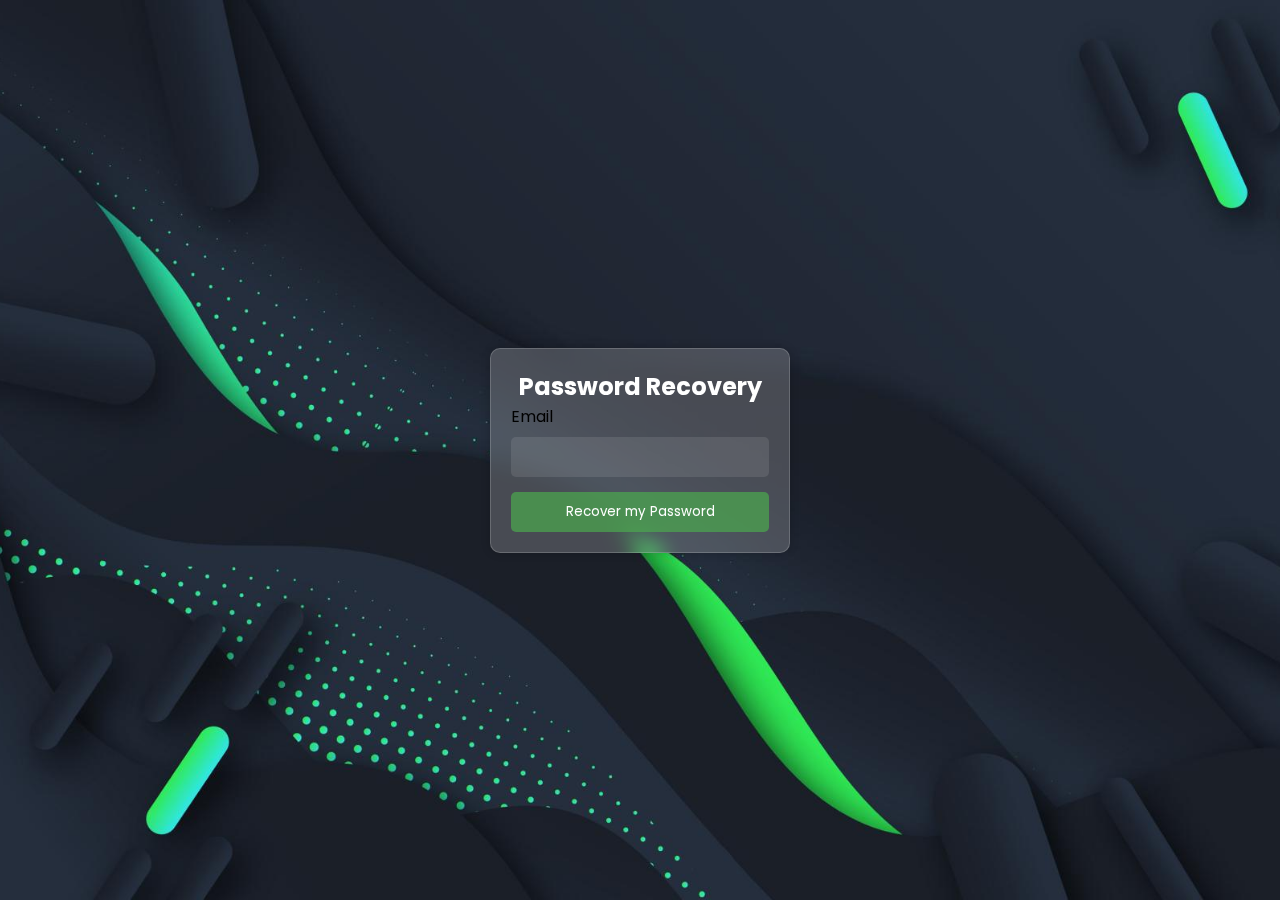
<file: index.html>
<!DOCTYPE html>
<html lang="en">
<head>
    <meta charset="UTF-8">
    <meta name="viewport" content="width=device-width, initial-scale=1.0">
    <link rel="stylesheet" href="styles.css">
    <title>Recover your Password</title>
</head>
<body>
    <div class="container">
        <h2>Password Recovery</h2>
        <form>
            <label for="email">Email</label>
            <input type="email" id="email" name="email" required autocomplete="email">
            <button type="submit">Recover my Password</button>
        </form>
    </div>
</body>
</html>
</file>
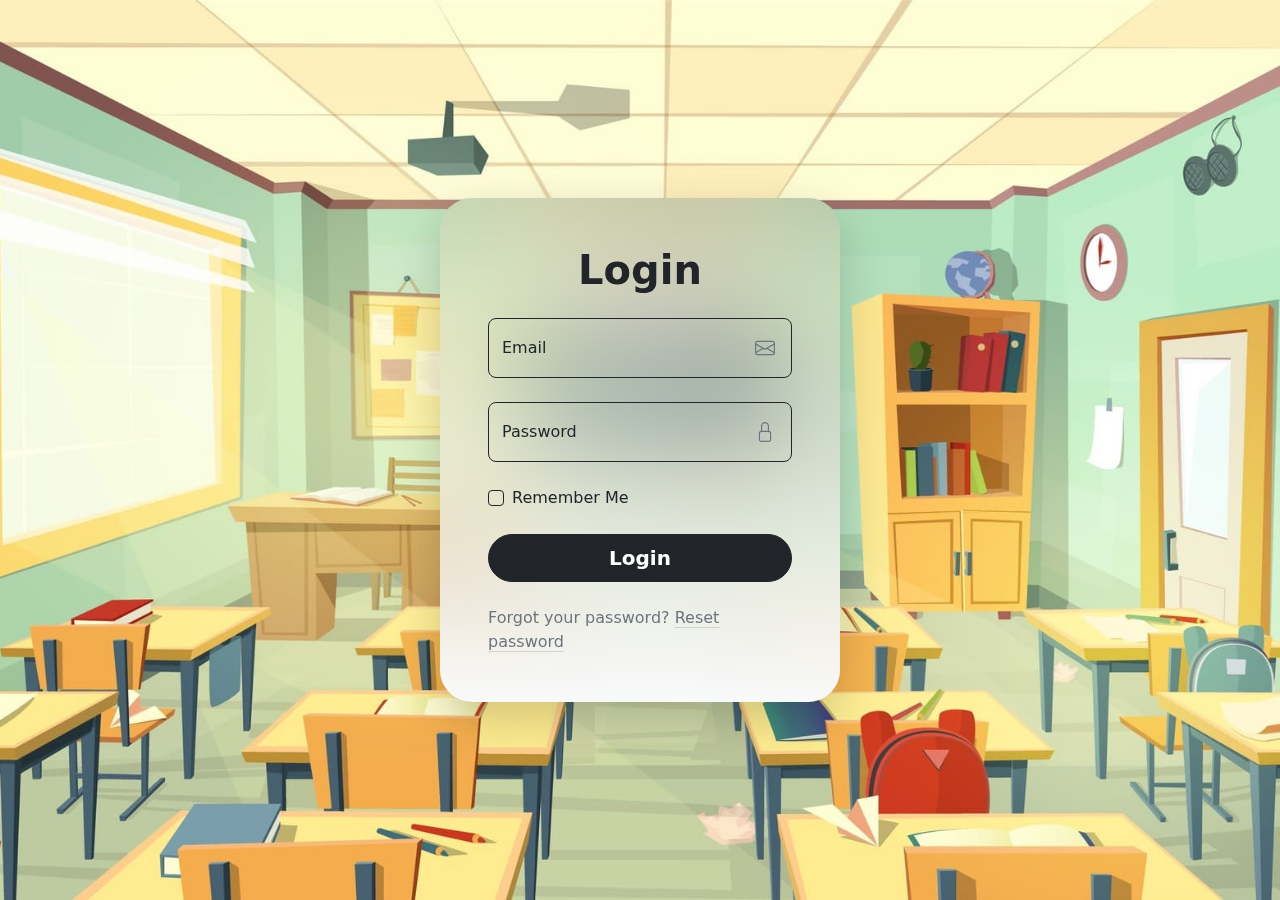
<file: login-2.html>
<!doctype html>
<html lang="en">

<head>
  <meta charset="utf-8">
  <meta name="viewport" content="width=device-width, initial-scale=1">
  <title>Login</title>

  <link rel="stylesheet" href="https://cdn.jsdelivr.net/npm/bootstrap@5.3.2/dist/css/bootstrap.min.css">
  <link rel="stylesheet" href="https://cdn.jsdelivr.net/npm/bootstrap-icons@1.11.1/font/bootstrap-icons.css">

  <style>
    html,
    body {
      height: 100%;
    }

    body {
      background-image: url('assets/img/auth-2.jpg');
      background-position: center;
      background-size: cover;
    }

    @media (max-width: 2048px) {
      body {
        background-image: url('assets/img/auth-2-xlg.jpg');
      }
    }

    @media (max-width: 1024px) {
      body {
        background-image: url('assets/img/auth-2-lg.jpg');
      }
    }

    *:focus-visible,
    *:focus {
      box-shadow: none !important;
    }

    main {
      backdrop-filter: blur(50px);
      max-width: 330px;
      background: linear-gradient(to bottom, transparent, rgba(var(--bs-light-rgb), 1));
    }

    @media (min-width: 768px) {
      main {
        max-width: 400px !important;
      }
    }

    label::after {
      background-color: transparent !important;
    }

    input:-webkit-autofill {
      -webkit-text-fill-color: #000;
      transition: background-color 5000s ease-in-out 0s;
    }

    .form-check-input:checked[type=checkbox] {
      background-image: url("data:image/svg+xml,%3csvg xmlns='http://www.w3.org/2000/svg' viewBox='0 0 20 20'%3e%3cpath fill='none' stroke='%23000' stroke-linecap='round' stroke-linejoin='round' stroke-width='3' d='m6 10 3 3 6-6'/%3e%3c/svg%3e");
    }
  </style>
</head>

<body class="d-flex align-items-center p-1 py-md-4">
  <main class="text-dark m-auto py-5 px-4 px-md-5 rounded-5 w-100 shadow-lg">
    <h1 class="mb-4 text-center fw-bold">Login</h1>

    <form>
      <!-- Email -->
      <div class="input-group input-group-lg border rounded-3 border-dark mb-4">
        <div class="form-floating">
          <input type="email" name="email" id="email" placeholder="Email" required
            class="form-control border-0 rounded-0 bg-transparent">
          <label for="email" class="">Email</label>
        </div>
        <span class="input-group-text border-0 rounded-0 bg-transparent text-secondary">
          <i class="bi bi-envelope"></i>
        </span>
      </div>

      <!-- Password -->
      <div class="input-group input-group-lg border rounded-3 border-dark mb-4">
        <div class="form-floating">
          <input type="password" name="password" id="password" placeholder="Password" required
            class="form-control border-0 rounded-0 bg-transparent">
          <label for="password" class="">Password</label>
        </div>
        <span class="input-group-text border-0 rounded-0 bg-transparent text-secondary">
          <i class="bi bi-lock"></i>
        </span>
      </div>

      <!-- Remember Me -->
      <div class="form-check mb-4 text-start">
        <input type="checkbox" name="remember" id="remember" class="form-check-input bg-transparent border-dark">
        <label for="remember" class="form-check-label">Remember Me</label>
      </div>

      <!-- Button -->
      <button type="submit" class="btn btn-lg btn-dark rounded-5 w-100 fw-semibold">Login</button>
    </form>

    <p class="mt-4 mb-0 text-secondary">
      <span>Forgot your password?</span>
      <a href="" class="link-secondary link-offset-2 link-underline-opacity-25 link-underline-opacity-100-hover">
        Reset password
      </a>
    </p>
  </main>

  <script src="https://cdn.jsdelivr.net/npm/bootstrap@5.3.2/dist/js/bootstrap.bundle.min.js"></script>
</body>

</html>
</file>
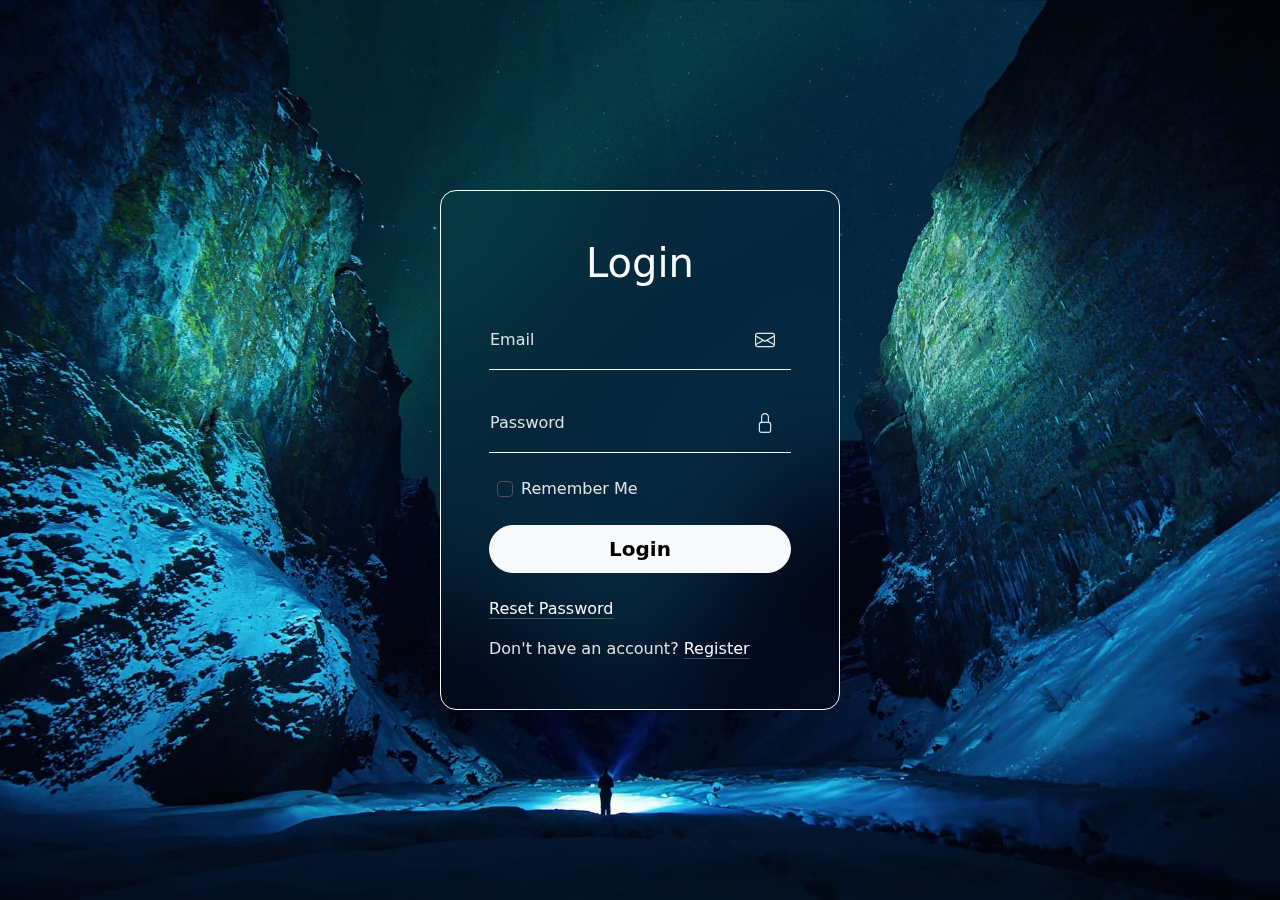
<file: login.html>
<!doctype html>
<html lang="en" data-bs-theme="dark">

<head>
  <meta charset="utf-8">
  <meta name="viewport" content="width=device-width, initial-scale=1">
  <title>Login</title>

  <link rel="stylesheet" href="https://cdn.jsdelivr.net/npm/bootstrap@5.3.2/dist/css/bootstrap.min.css">
  <link rel="stylesheet" href="https://cdn.jsdelivr.net/npm/bootstrap-icons@1.11.1/font/bootstrap-icons.css">

  <style>
    html,
    body {
      height: 100%;
    }

    body {
      background-image: url('assets/img/auth.jpg');
      background-position: center;
      background-size: cover;
    }

    @media (max-width: 2048px) {
      body {
        background-image: url('assets/img/auth-xlg.jpg');
      }
    }

    @media (max-width: 1024px) {
      body {
        background-image: url('assets/img/auth-lg.jpg');
      }
    }

    *:focus-visible,
    *:focus {
      box-shadow: none !important;
    }

    main {
      backdrop-filter: blur(50px);
      max-width: 330px;
    }

    @media (min-width: 768px) {
      main {
        max-width: 400px !important;
      }
    }

    label::after {
      background-color: transparent !important;
    }

    input:-webkit-autofill {
      -webkit-text-fill-color: #fff;
      transition: background-color 5000s ease-in-out 0s;
    }
  </style>
</head>

<body class="d-flex align-items-center p-2 py-md-4">
  <main class="m-auto border border-light p-4 p-md-5 rounded-4 w-100">
    <h1 class="text-light mb-4 text-center">Login</h1>

    <form>
      <!-- Email -->
      <div class="input-group input-group-lg mb-4 border-bottom border-light">
        <div class="form-floating">
          <input type="email" name="email" id="email" placeholder="Email" required
            class="form-control border-0 rounded-0 bg-transparent ps-1">
          <label for="email" class="ps-0">Email</label>
        </div>
        <span class="input-group-text border-0 rounded-0 bg-transparent"><i class="bi bi-envelope"></i></span>
      </div>

      <!-- Password -->
      <div class="input-group input-group-lg border-bottom border-light mb-4">
        <div class="form-floating">
          <input type="password" name="password" id="password" placeholder="Password" required
            class="form-control border-0 rounded-0 bg-transparent ps-1">
          <label for="password" class="ps-0">Password</label>
        </div>
        <span class="input-group-text border-0 rounded-0 bg-transparent"><i class="bi bi-lock"></i></span>
      </div>

      <!-- Remember Me -->
      <div class="form-check mb-4 ms-2 text-start">
        <input type="checkbox" name="remember" id="remember" class="form-check-input bg-transparent">
        <label for="remember" class="form-check-label">Remember Me</label>
      </div>

      <!-- Button -->
      <button type="submit" class="btn btn-lg btn-light rounded-5 w-100 fw-semibold">Login</button>
    </form>

    <p class="mt-4"><a href=""
        class="link-light link-offset-2 link-underline-opacity-25 link-underline-opacity-100-hover">Reset Password</a>
    </p>
    <p class="mb-0">Don't have an account? <a href=""
        class="link-light link-offset-2 link-underline-opacity-25 link-underline-opacity-100-hover">Register</a>
    </p>
  </main>

  <script src="https://cdn.jsdelivr.net/npm/bootstrap@5.3.2/dist/js/bootstrap.bundle.min.js"></script>
</body>

</html>
</file>
<file: styles.css>
@import url('https://fonts.googleapis.com/css2?family=Poppins:wght@500&display=swap');

* {
    margin: 0;
    padding: 0;
    font-family: 'Poppins', sans-serif;
}


body {
    margin: 0;
    padding: 0;
    background: url('./Background.jpg') center/cover no-repeat;
    display: flex;
    align-items: center;
    justify-content: center;
    height: 100vh;
    box-sizing: border-box;
}

.container {
    width: 300px;
    padding: 20px;
    background-color: rgba(255, 255, 255, 0.8);
    border-radius: 10px;
    box-shadow: 0 0 10px rgba(0, 0, 0, 0.2);
    box-sizing: border-box;
    position: relative;
   
}

h2 {
    text-align: center;
}

input {
    width: 100%;
    padding: 10px;
    margin: 8px 0;
    box-sizing: border-box;
}

button {
    width: 100%;
    padding: 10px;
    background-color: #4CAF50;
    color: white;
    border: none;
    border-radius: 5px;
    cursor: pointer;
}

button:hover {
    background-color: #45a049;
}
body {
    margin: 0;
    padding: 0;
    background: url('./Background.jpg') center/cover no-repeat;
    display: flex;
    align-items: center;
    justify-content: center;
    height: 100vh;
    box-sizing: border-box;
    font-family: 'Segoe UI', Tahoma, Geneva, Verdana, sans-serif;
}

.container {
    width: 300px;
    padding: 20px;
    background: rgba(255, 255, 255, 0.2);
    backdrop-filter: blur(10px);
    border-radius: 10px;
    border: 1px solid rgba(255, 255, 255, 0.18);
    box-shadow: 0 0 10px rgba(0, 0, 0, 0.2);
    box-sizing: border-box;
}

h2 {
    text-align: center;
    color: #fff; 
}

input {
    width: 100%;
    padding: 10px;
    margin: 8px 0;
    box-sizing: border-box;
    background: rgba(255, 255, 255, 0.1);
    border: none;
    border-radius: 5px;
}

button {
    width: 100%;
    padding: 10px;
    background: rgba(75, 169, 79, 0.7);
    color: white;
    border: none;
    border-radius: 5px;
    cursor: pointer;
}

button:hover {
    background: rgba(75, 169, 79, 0.9);
}

.inputbox label{
    position: absolute;
    top: 50%;
    left: 5px;
    transform: translateY(-50%);
    color: #fff;
    font-size: 1em;
    pointer-events: none;
    transition: .5s;
}
#email{
    color: #45a049;
    margin-bottom: 15px;
}
</file>
